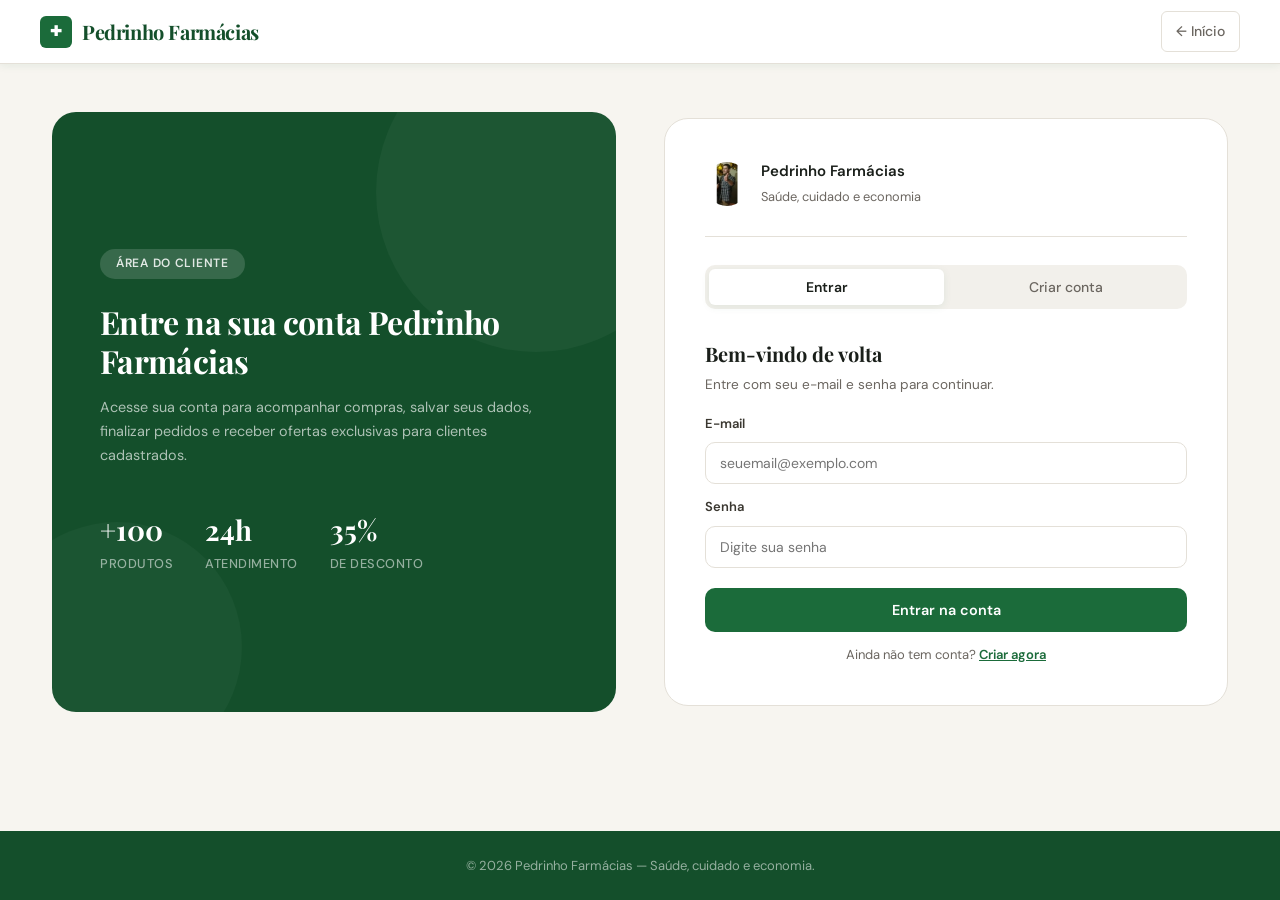
<file: admin.html>
<!DOCTYPE html>
<html lang="pt-BR">
<head>
  <meta charset="UTF-8" />
  <meta name="viewport" content="width=device-width, initial-scale=1.0" />
  <title>Painel Admin | Pedrinho Farmácias</title>
  <link rel="stylesheet" href="style.css" />
</head>

<body>

<header class="topo">
  <div class="logo">
    <a href="index.html"><strong>Pedrinho Farmácias</strong></a>
  </div>
  <nav class="acoes-topo">
    <span class="user-name user-only hidden"></span>
    <a href="index.html" class="botao-voltar">← Início</a>
    <a href="estoque.html" class="botao-voltar admin-only hidden">Estoque</a>
    <button class="botao-sair user-only hidden" type="button" onclick="sairUsuario()">Sair</button>
  </nav>
</header>

<main class="container">

  <section class="admin-hero">
    <div>
      <span>Área administrativa</span>
      <h1>Painel de administração</h1>
      <p>Acompanhe vendas, notas fiscais, ranking de produtos e todos os logs de atividade da loja em tempo real.</p>
    </div>
    <div class="admin-card-info">
      <strong>Acesso restrito</strong>
      <p>Área exclusiva para administradores.</p>
    </div>
  </section>

  <!-- STATS -->
  <div class="admin-stats">
    <div class="stat-card destaque">
      <label>Total em vendas</label>
      <span class="stat-value" id="admin-total-sales">R$ 0,00</span>
      <span class="stat-sub">Valor líquido total</span>
    </div>
    <div class="stat-card">
      <label>Total bruto</label>
      <span class="stat-value" id="admin-gross-sales">R$ 0,00</span>
      <span class="stat-sub">Valor bruto total</span>
    </div>
    <div class="stat-card">
      <label>Notas emitidas</label>
      <span class="stat-value" id="admin-invoice-count">0</span>
      <span class="stat-sub">Notas fiscais geradas</span>
    </div>
    <div class="stat-card">
      <label>Produto mais vendido</label>
      <span class="stat-value" style="font-size:1.1rem; line-height:1.3" id="admin-top-product">—</span>
      <span class="stat-sub" id="admin-top-product-qty">0 unidades vendidas.</span>
    </div>
  </div>

  <!-- RANKING GRÁFICO -->
  <div class="admin-section">
    <div class="admin-section-header">
      <div>
        <h2>Ranking de produtos</h2>
        <p>Produtos mais vendidos por quantidade</p>
      </div>
    </div>
    <div class="admin-section-body">
      <div id="admin-products-chart">
        <p class="admin-empty">Nenhuma venda registrada ainda.</p>
      </div>
    </div>
  </div>

  <!-- NOTAS FISCAIS -->
  <div class="admin-section">
    <div class="admin-section-header">
      <div>
        <h2>Notas fiscais</h2>
        <p>Histórico de todas as vendas realizadas</p>
      </div>
    </div>
    <div class="tabela-wrapper">
      <table class="tabela-admin">
        <thead>
          <tr>
            <th>Nota</th>
            <th>Cliente</th>
            <th>Data</th>
            <th>Total</th>
            <th>Itens</th>
          </tr>
        </thead>
        <tbody id="admin-invoices-table"></tbody>
      </table>
    </div>
  </div>

  <!-- LOGS -->
  <div class="admin-section">
    <div class="admin-section-header">
      <div>
        <h2>Logs do sistema</h2>
        <p>Registro completo de atividades</p>
      </div>
      <div style="display:flex; gap:0.75rem;">
        <button type="button" class="botao-outline" onclick="copiarLogsAdmin()">Copiar logs</button>
        <button type="button" class="botao-danger" onclick="limparDadosAdmin()">Limpar dados</button>
      </div>
    </div>
    <div class="admin-section-body">
      <pre class="logs-pre" id="admin-raw-logs">Nenhum log registrado.</pre>
    </div>
  </div>

  <section class="admin-panel-section">
  <div class="admin-section-title">
    <div>
      <h2>Agendamentos de clientes</h2>
      <p>Lista de serviços agendados pelos clientes.</p>
    </div>

    <button type="button" class="admin-secondary-button" onclick="limparAgendamentosAdmin()">
      Limpar agendamentos
    </button>
  </div>

  <div class="admin-table-wrapper">
    <table class="admin-table">
      <thead>
        <tr>
          <th>Serviço</th>
          <th>Cliente</th>
          <th>Contato</th>
          <th>Data</th>
          <th>Horário</th>
          <th>Status</th>
        </tr>
      </thead>

      <tbody id="admin-appointments-table">
        <tr>
          <td colspan="6">Nenhum agendamento registrado.</td>
        </tr>
      </tbody>
    </table>
  </div>
</section>

</main>

<footer class="rodape">
  <p>© 2026 Pedrinho Farmácias — Saúde, cuidado e economia.</p>
</footer>

<script src="script.js"></script>
</body>
</html>
</file>
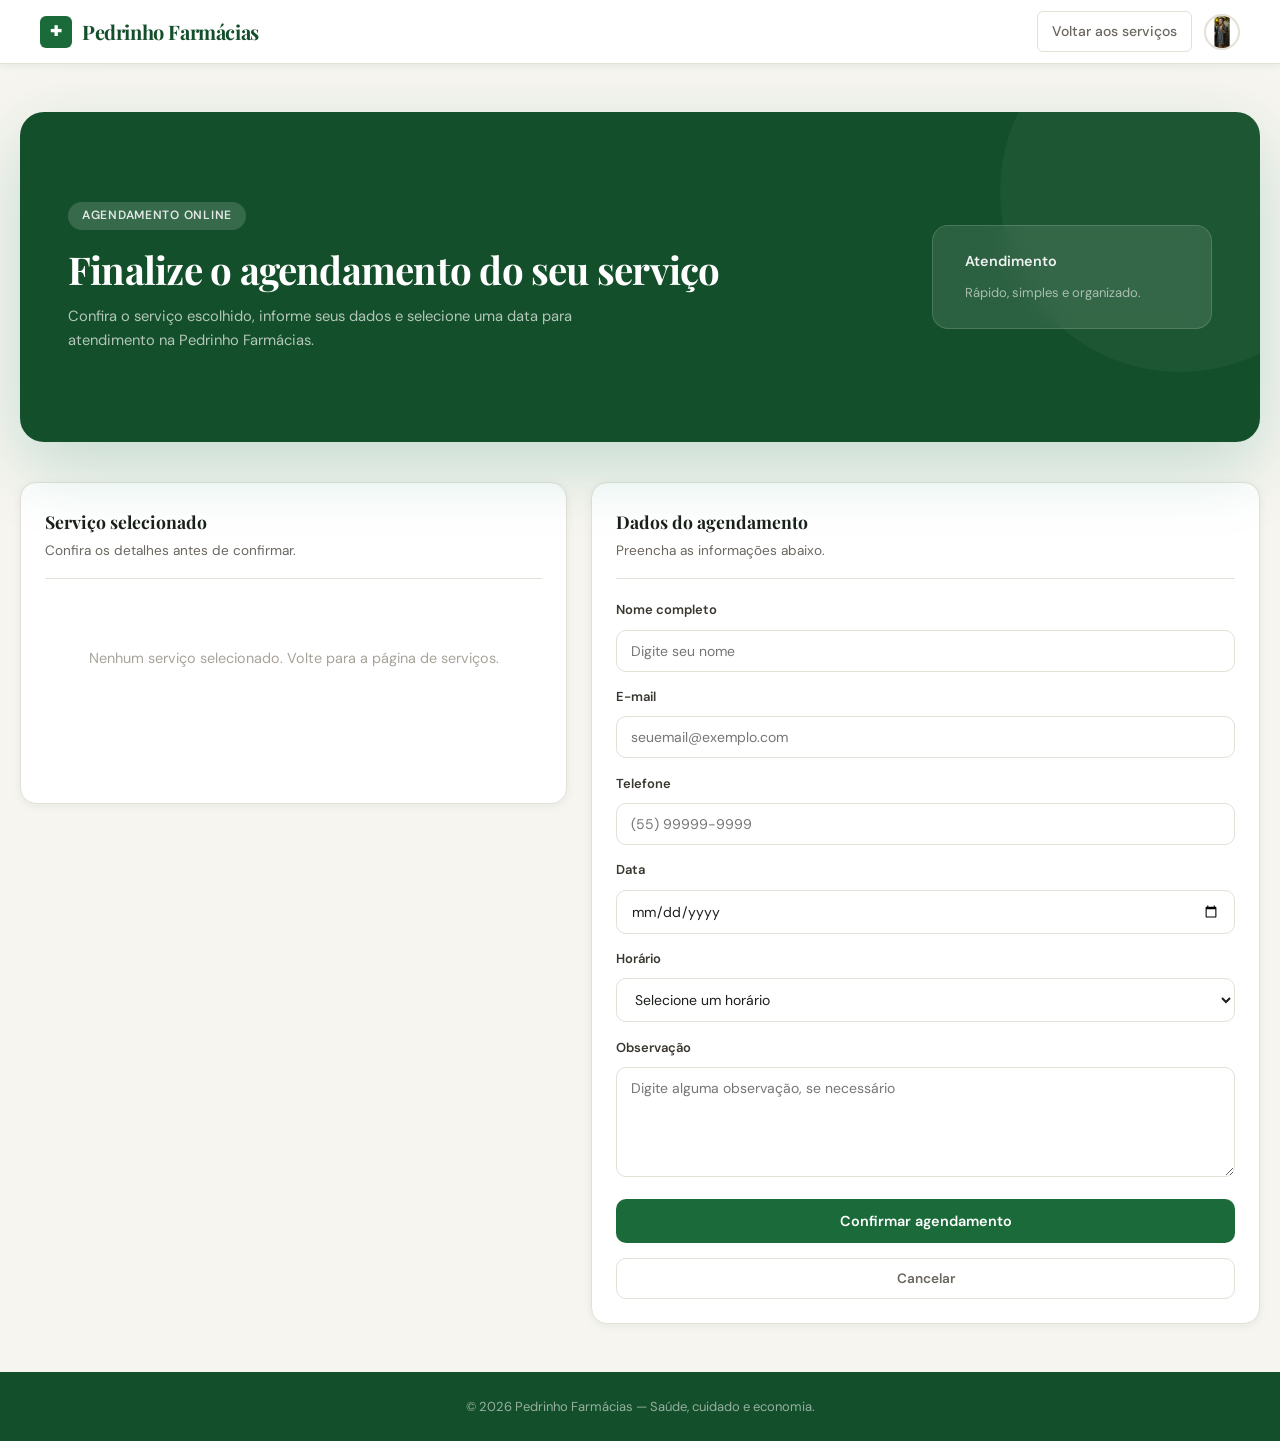
<file: agendamento.html>
<!DOCTYPE html>
<html lang="pt-BR">
<head>
  <meta charset="UTF-8" />
  <meta name="viewport" content="width=device-width, initial-scale=1.0" />

  <title>Agendamento | Pedrinho Farmácias</title>

  <link rel="stylesheet" href="style.css" />
</head>

<body>

<header class="topo">
  <div class="logo">
    <a href="index.html">
      <strong>Pedrinho Farmácias</strong>
    </a>
  </div>

  <nav class="acoes-topo">
    <a href="servicos.html" class="botao-voltar">Voltar aos serviços</a>

    <a href="login.html" class="login-imagem guest-only">
      <img src="icon.jpg" alt="Entrar" />
    </a>

    <span class="user-name user-only hidden"></span>

    <button class="botao-sair user-only hidden" type="button" onclick="sairUsuario()">
      Sair
    </button>
  </nav>
</header>

<main class="container agendamento-page">

  <section class="agendamento-hero">
    <div>
      <span>Agendamento online</span>

      <h1>Finalize o agendamento do seu serviço</h1>

      <p>
        Confira o serviço escolhido, informe seus dados e selecione uma data
        para atendimento na Pedrinho Farmácias.
      </p>
    </div>

    <div class="agendamento-status-card">
      <strong>Atendimento</strong>
      <p>Rápido, simples e organizado.</p>
    </div>
  </section>

  <section class="agendamento-grid">

    <section class="agendamento-card">
      <div class="agendamento-card-title">
        <h2>Serviço selecionado</h2>
        <p>Confira os detalhes antes de confirmar.</p>
      </div>

      <div id="agendamento-servico" class="agendamento-servico">
        <p class="empty-cart">Nenhum serviço selecionado.</p>
      </div>
    </section>

    <section class="agendamento-card">
      <div class="agendamento-card-title">
        <h2>Dados do agendamento</h2>
        <p>Preencha as informações abaixo.</p>
      </div>

      <form id="agendamento-form" class="agendamento-form">

        <label for="agendamento-nome">Nome completo</label>
        <input
          type="text"
          id="agendamento-nome"
          placeholder="Digite seu nome"
          required
        />

        <label for="agendamento-email">E-mail</label>
        <input
          type="email"
          id="agendamento-email"
          placeholder="seuemail@exemplo.com"
          required
        />

        <label for="agendamento-telefone">Telefone</label>
        <input
          type="tel"
          id="agendamento-telefone"
          placeholder="(55) 99999-9999"
          required
        />

        <label for="agendamento-data">Data</label>
        <input
          type="date"
          id="agendamento-data"
          required
        />

        <label for="agendamento-hora">Horário</label>
        <select id="agendamento-hora" required>
          <option value="">Selecione um horário</option>
          <option value="08:00">08:00</option>
          <option value="09:00">09:00</option>
          <option value="10:00">10:00</option>
          <option value="11:00">11:00</option>
          <option value="14:00">14:00</option>
          <option value="15:00">15:00</option>
          <option value="16:00">16:00</option>
          <option value="17:00">17:00</option>
        </select>

        <label for="agendamento-observacao">Observação</label>
        <textarea
          id="agendamento-observacao"
          rows="4"
          placeholder="Digite alguma observação, se necessário"
        ></textarea>

        <button type="submit" class="payment-confirm">
          Confirmar agendamento
        </button>

        <button type="button" class="clear-cart-button" onclick="cancelarAgendamento()">
          Cancelar
        </button>

      </form>
    </section>

  </section>

</main>

<footer class="rodape">
  <p>© 2026 Pedrinho Farmácias — Saúde, cuidado e economia.</p>
</footer>

<script src="script.js"></script>

</body>
</html>
</file>
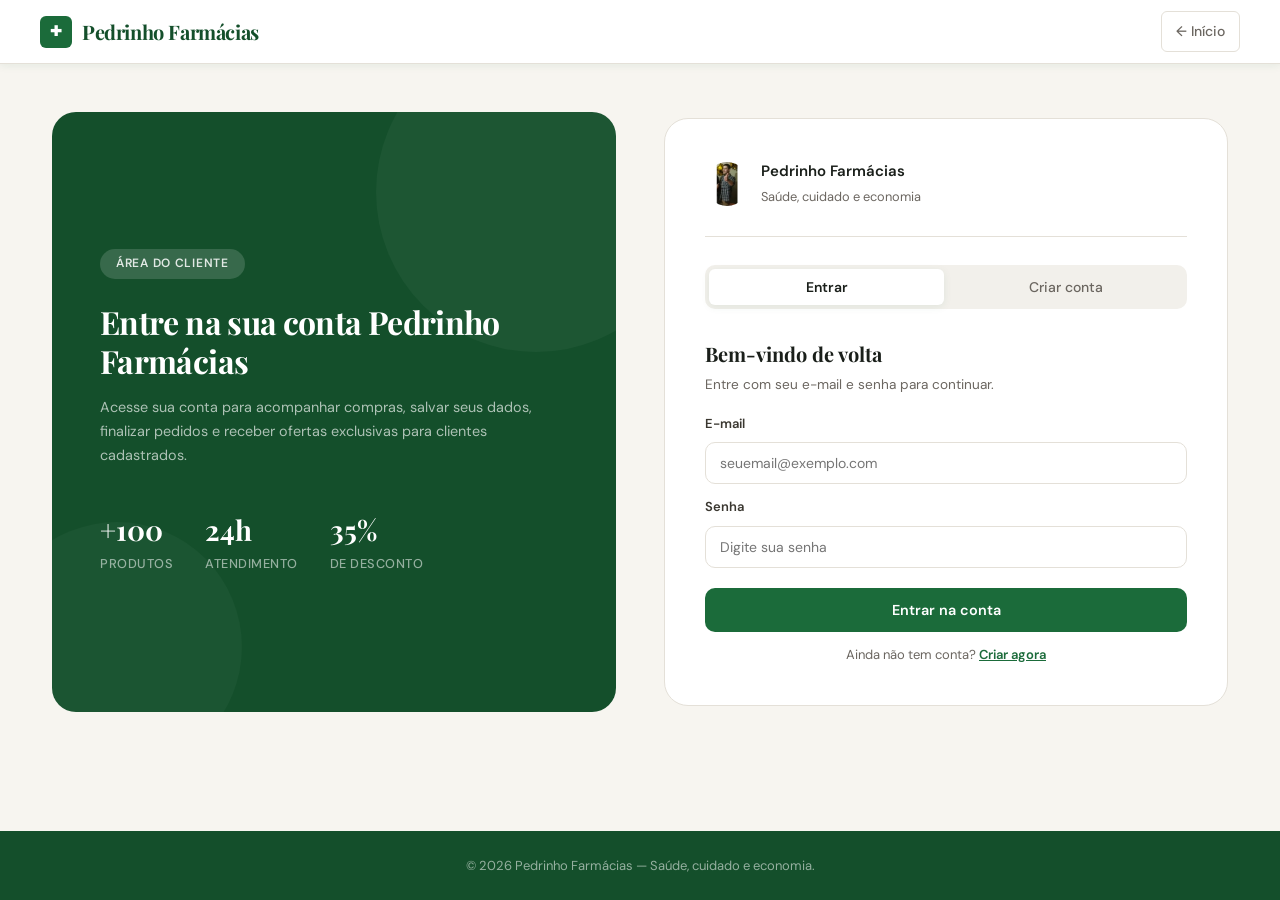
<file: estoque.html>
<!DOCTYPE html>
<html lang="pt-BR">
<head>
  <meta charset="UTF-8" />
  <meta name="viewport" content="width=device-width, initial-scale=1.0" />
  <title>Controle de Estoque | Pedrinho Farmácias</title>
  <link rel="stylesheet" href="style.css" />
</head>

<body>

<header class="topo">
  <div class="logo">
    <a href="index.html"><strong>Pedrinho Farmácias</strong></a>
  </div>
  <nav class="acoes-topo">
    <span class="user-name user-only hidden"></span>
    <a href="index.html" class="botao-voltar">← Início</a>
    <a href="admin.html" class="botao-voltar admin-only hidden">Painel Admin</a>
    <button class="botao-sair user-only hidden" type="button" onclick="sairUsuario()">Sair</button>
    <a href="login.html" class="login-imagem guest-only">
      <img src="https://images.unsplash.com/photo-1494790108377-be9c29b29330?auto=format&fit=crop&w=200&q=80" alt="Login" />
    </a>
  </nav>
</header>

<main class="container estoque-page">

  <section class="estoque-hero">
    <div>
      <span>Área administrativa</span>
      <h1>Controle de estoque</h1>
      <p>Gerencie a quantidade disponível de medicamentos, perfumaria e serviços da Pedrinho Farmácias de forma prática e segura.</p>
    </div>
    <div class="estoque-card-info">
      <strong>Acesso restrito</strong>
      <p>Essa página é acessível apenas por administradores autenticados.</p>
    </div>
  </section>

  <section class="aviso">
    <strong>Atenção:</strong> somente administradores podem visualizar e alterar o estoque da loja.
  </section>

  <section class="painel-estoque">
    <div class="estoque-topo">
      <div>
        <h2>Produtos cadastrados</h2>
        <p>Atualize, visualize e acompanhe o status dos itens em estoque.</p>
      </div>
      <button type="button" class="botao-restaurar" onclick="restaurarEstoquePadrao()">
        ↺ Restaurar padrão
      </button>
    </div>

    <div class="stock-table-wrapper">
      <table class="stock-table">
        <thead>
          <tr>
            <th>Produto</th>
            <th>Categoria</th>
            <th>Quantidade</th>
            <th>Status</th>
            <th>Ação</th>
          </tr>
        </thead>
        <tbody id="stock-table-body"></tbody>
      </table>
    </div>
  </section>

</main>

<footer class="rodape">
  <p>© 2026 Pedrinho Farmácias — Saúde, cuidado e economia.</p>
</footer>

<script src="script.js"></script>
</body>
</html>
</file>
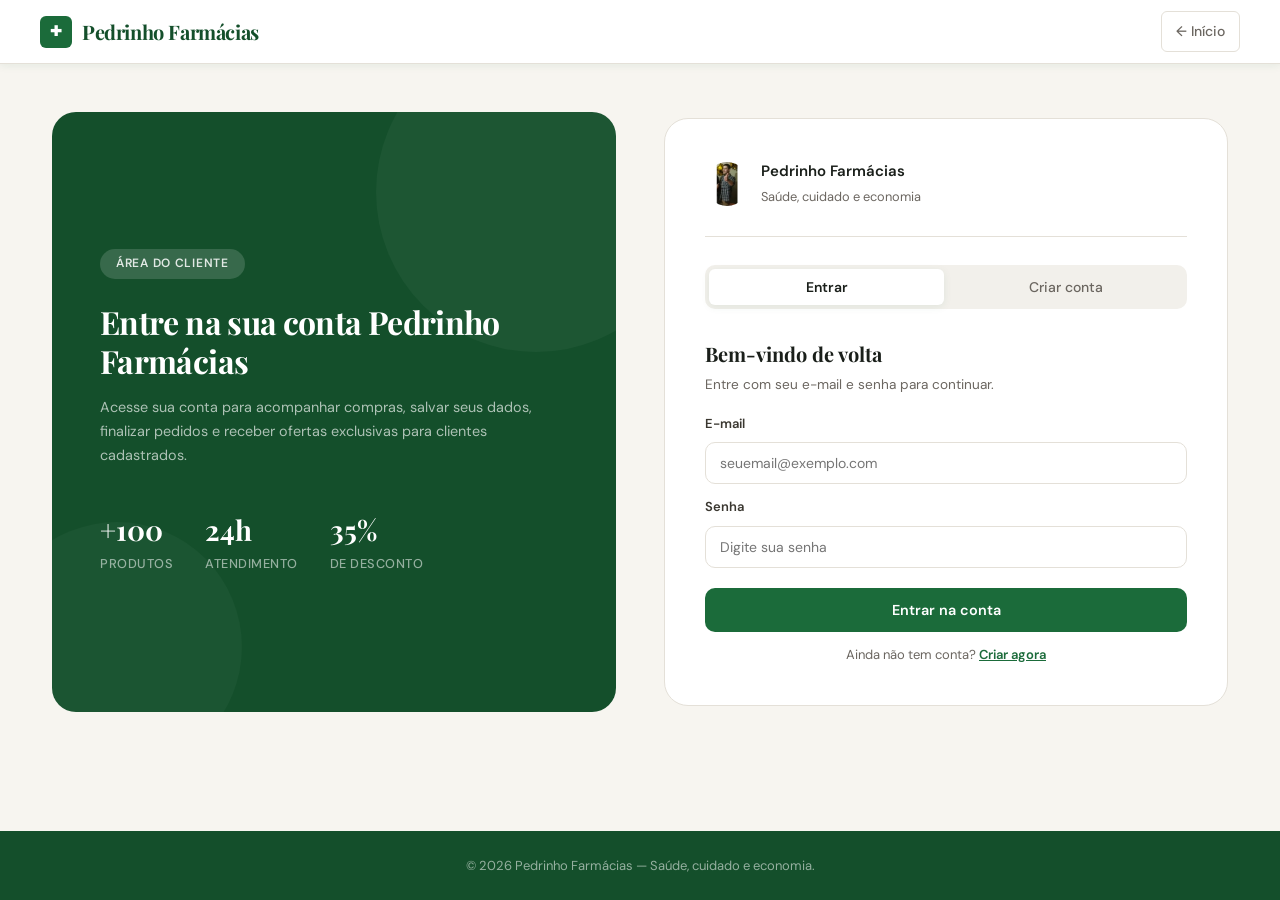
<file: login.html>
<!DOCTYPE html>
<html lang="pt-BR">
<head>
  <meta charset="UTF-8" />
  <meta name="viewport" content="width=device-width, initial-scale=1.0" />
  <title>Login | Pedrinho Farmácias</title>
  <link rel="stylesheet" href="style.css" />
</head>

<body>

<header class="topo">
  <div class="logo">
    <a href="index.html"><strong>Pedrinho Farmácias</strong></a>
  </div>
  <nav class="acoes-topo">
    <a href="index.html" class="botao-voltar">← Início</a>
  </nav>
</header>

<main class="container login-page">
  <section class="login-wrapper">

    <aside class="login-hero">
      <div class="login-hero-content">
        <span class="login-pill">Área do cliente</span>
        <h1>Entre na sua conta Pedrinho Farmácias</h1>
        <p>Acesse sua conta para acompanhar compras, salvar seus dados, finalizar pedidos e receber ofertas exclusivas para clientes cadastrados.</p>
        <div class="login-stats">
          <div>
            <strong>+100</strong>
            <span>produtos</span>
          </div>
          <div>
            <strong>24h</strong>
            <span>atendimento</span>
          </div>
          <div>
            <strong>35%</strong>
            <span>de desconto</span>
          </div>
        </div>
      </div>
    </aside>

    <section class="login-card">

      <div class="login-brand">
        <img src="icon.jpg" alt="Perfil do usuário" />
        <div>
          <strong>Pedrinho Farmácias</strong>
          <span>Saúde, cuidado e economia</span>
        </div>
      </div>

      <div class="login-tabs">
        <button type="button" class="tab-button active" onclick="mostrarLogin()">Entrar</button>
        <button type="button" class="tab-button" onclick="mostrarCadastro()">Criar conta</button>
      </div>

      <!-- FORM LOGIN -->
      <form id="login-form" class="login-form">
        <div class="form-title">
          <h2>Bem-vindo de volta</h2>
          <p>Entre com seu e-mail e senha para continuar.</p>
        </div>

        <label for="login-email">E-mail</label>
        <div class="input-group">
          <input type="email" id="login-email" placeholder="seuemail@exemplo.com" required />
        </div>

        <label for="login-password">Senha</label>
        <div class="input-group">
          <input type="password" id="login-password" placeholder="Digite sua senha" required />
        </div>

        <button type="submit" class="login-button">Entrar na conta</button>

        <p class="login-switch">
          Ainda não tem conta?
          <button type="button" onclick="mostrarCadastro()">Criar agora</button>
        </p>
      </form>

      <!-- FORM CADASTRO -->
      <form id="register-form" class="login-form hidden">
        <div class="form-title">
          <h2>Crie sua conta</h2>
          <p>Cadastre-se para uma experiência mais completa.</p>
        </div>

        <label for="register-name">Nome completo</label>
        <div class="input-group">
          <input type="text" id="register-name" placeholder="Digite seu nome" required />
        </div>

        <label for="register-email">E-mail</label>
        <div class="input-group">
          <input type="email" id="register-email" placeholder="seuemail@exemplo.com" required />
        </div>

        <label for="register-password">Senha</label>
        <div class="input-group">
          <input type="password" id="register-password" placeholder="Crie uma senha (mín. 4 caracteres)" minlength="4" required />
        </div>

        <button type="submit" class="login-button">Criar minha conta</button>

        <p class="login-switch">
          Já tem conta?
          <button type="button" onclick="mostrarLogin()">Fazer login</button>
        </p>
      </form>

      <!-- PAINEL USUÁRIO -->
      <div id="user-panel" class="user-panel hidden">
        <img src="icon.jpg" alt="Usuário logado" />
        <h2>Login realizado!</h2>
        <p id="user-message"></p>
        <div class="user-actions">
          <a href="index.html" class="login-button">Ir para a loja</a>
          <button type="button" class="logout-button" onclick="sairUsuario()">Sair da conta</button>
        </div>
      </div>

    </section>
  </section>
</main>

<footer class="rodape">
  <p>© 2026 Pedrinho Farmácias — Saúde, cuidado e economia.</p>
</footer>

<script src="script.js"></script>
</body>
</html>
</file>
<file: style.css>
/* =====================================================
   PEDRINHO FARMÁCIAS — DESIGN SYSTEM
   Aesthetic: Refined institutional pharmacy
   Font: Playfair Display + DM Sans
   Palette: Forest green + warm cream + rich slate
===================================================== */

@import url('https://fonts.googleapis.com/css2?family=Playfair+Display:wght@500;600;700&family=DM+Sans:wght@300;400;500;600&display=swap');

/* ===================== RESET ===================== */
*, *::before, *::after { box-sizing: border-box; margin: 0; padding: 0; }

html { scroll-behavior: smooth; }

body {
  font-family: 'DM Sans', sans-serif;
  font-size: 15px;
  line-height: 1.65;
  background: #F7F5F0;
  color: #1A1F1A;
  min-height: 100vh;
  display: flex;
  flex-direction: column;
}

img { display: block; max-width: 100%; }
a { text-decoration: none; color: inherit; }
button { cursor: pointer; font-family: inherit; border: none; background: none; }
ul, ol { list-style: none; }

/* ===================== VARIÁVEIS ===================== */
:root {
  --verde: #1B6B3A;
  --verde-escuro: #144F2B;
  --verde-claro: #E8F4ED;
  --verde-medio: #2D8A4F;
  --creme: #F7F5F0;
  --creme-escuro: #EDE9E1;
  --branco: #FFFFFF;
  --cinza-1: #F2F0EB;
  --cinza-2: #E4E0D8;
  --cinza-3: #A8A39A;
  --cinza-4: #6B6660;
  --cinza-5: #3A3730;
  --preto: #1A1F1A;
  --laranja: #C85D1E;
  --laranja-claro: #FDF0E8;
  --radius-sm: 6px;
  --radius-md: 10px;
  --radius-lg: 16px;
  --radius-xl: 24px;
  --sombra-sm: 0 2px 8px rgba(27,107,58,0.08);
  --sombra-md: 0 4px 20px rgba(27,107,58,0.12);
  --sombra-lg: 0 8px 40px rgba(27,107,58,0.16);
  --transicao: 0.22s ease;
}

/* ===================== TOPO / HEADER ===================== */
.topo {
  position: sticky;
  top: 0;
  z-index: 100;
  background: var(--branco);
  border-bottom: 1px solid var(--cinza-2);
  padding: 0 2.5rem;
  height: 64px;
  display: flex;
  align-items: center;
  justify-content: space-between;
  box-shadow: var(--sombra-sm);
}

.logo a {
  display: flex;
  align-items: center;
  gap: 10px;
  font-family: 'Playfair Display', serif;
  font-size: 1.25rem;
  font-weight: 700;
  color: var(--verde-escuro);
  letter-spacing: -0.02em;
}

.logo a::before {
  content: '✚';
  display: inline-flex;
  align-items: center;
  justify-content: center;
  width: 32px;
  height: 32px;
  background: var(--verde);
  color: var(--branco);
  border-radius: var(--radius-sm);
  font-size: 0.9rem;
  font-family: sans-serif;
  flex-shrink: 0;
}

.acoes-topo {
  display: flex;
  align-items: center;
  gap: 12px;
}

.botao-carrinho {
  display: flex;
  align-items: center;
  gap: 8px;
  background: var(--verde);
  color: var(--branco);
  padding: 8px 18px;
  border-radius: var(--radius-md);
  font-size: 0.875rem;
  font-weight: 500;
  transition: background var(--transicao), transform var(--transicao);
  position: relative;
}

.botao-carrinho:hover {
  background: var(--verde-escuro);
  transform: translateY(-1px);
}

.botao-carrinho #cart-count {
  background: var(--laranja);
  color: #fff;
  border-radius: 50%;
  width: 20px;
  height: 20px;
  display: inline-flex;
  align-items: center;
  justify-content: center;
  font-size: 0.75rem;
  font-weight: 600;
}

.login-imagem img {
  width: 36px;
  height: 36px;
  border-radius: 50%;
  object-fit: cover;
  border: 2px solid var(--cinza-2);
  transition: border-color var(--transicao);
}

.login-imagem img:hover {
  border-color: var(--verde);
}

.botao-voltar {
  font-size: 0.875rem;
  font-weight: 500;
  color: var(--cinza-4);
  padding: 8px 14px;
  border-radius: var(--radius-sm);
  border: 1px solid var(--cinza-2);
  transition: all var(--transicao);
}

.botao-voltar:hover {
  background: var(--cinza-1);
  color: var(--preto);
  border-color: var(--cinza-3);
}

.botao-sair {
  font-size: 0.875rem;
  font-weight: 500;
  color: var(--laranja);
  padding: 8px 14px;
  border-radius: var(--radius-sm);
  border: 1px solid rgba(200,93,30,0.3);
  transition: all var(--transicao);
}

.botao-sair:hover {
  background: var(--laranja-claro);
}

/* ===================== LAYOUT ===================== */
.container {
  flex: 1;
  max-width: 1240px;
  margin: 0 auto;
  padding: 2.5rem 2rem;
  width: 100%;
}

/* ===================== CARROSSEL ===================== */
.carrossel {
  position: relative;
  border-radius: var(--radius-xl);
  overflow: hidden;
  background: var(--verde-escuro);
  min-height: 420px;
  margin-bottom: 3rem;
}

.slide {
  display: none;
  min-height: 420px;
  align-items: center;
  padding: 4rem 3.5rem;
  gap: 3rem;
}

.slide.active { display: flex; }

.conteudo-slide {
  flex: 1;
  min-width: 0;
}

.conteudo-slide > span {
  display: inline-block;
  background: rgba(255,255,255,0.15);
  color: rgba(255,255,255,0.85);
  padding: 4px 14px;
  border-radius: 50px;
  font-size: 0.8rem;
  font-weight: 500;
  letter-spacing: 0.04em;
  text-transform: uppercase;
  margin-bottom: 1.25rem;
}

.conteudo-slide h1 {
  font-family: 'Playfair Display', serif;
  font-size: clamp(1.75rem, 3vw, 2.5rem);
  font-weight: 700;
  color: var(--branco);
  line-height: 1.2;
  margin-bottom: 1rem;
  letter-spacing: -0.02em;
}

.conteudo-slide p {
  color: rgba(255,255,255,0.7);
  font-size: 0.9375rem;
  line-height: 1.65;
  margin-bottom: 2rem;
  max-width: 480px;
}

.botoes-slide {
  display: flex;
  gap: 12px;
  flex-wrap: wrap;
}

.btn-principal {
  display: inline-flex;
  align-items: center;
  background: var(--branco);
  color: var(--verde-escuro);
  padding: 12px 24px;
  border-radius: var(--radius-md);
  font-weight: 600;
  font-size: 0.875rem;
  transition: all var(--transicao);
}

.btn-principal:hover {
  background: var(--creme);
  transform: translateY(-2px);
  box-shadow: var(--sombra-md);
}

.btn-secundario {
  display: inline-flex;
  align-items: center;
  background: transparent;
  color: rgba(255,255,255,0.85);
  padding: 12px 24px;
  border-radius: var(--radius-md);
  font-weight: 500;
  font-size: 0.875rem;
  border: 1.5px solid rgba(255,255,255,0.35);
  transition: all var(--transicao);
}

.btn-secundario:hover {
  border-color: rgba(255,255,255,0.7);
  color: #fff;
}

.imagem-slide {
  flex: 0 0 380px;
  border-radius: var(--radius-lg);
  overflow: hidden;
  height: 280px;
}

.imagem-slide img {
  width: 100%;
  height: 100%;
  object-fit: cover;
  opacity: 0.9;
}

.bolinhas {
  position: absolute;
  bottom: 1.5rem;
  left: 50%;
  transform: translateX(-50%);
  display: flex;
  gap: 8px;
  z-index: 10;
}

.bolinhas span, .dot {
  width: 8px;
  height: 8px;
  border-radius: 50%;
  background: rgba(255,255,255,0.4);
  cursor: pointer;
  transition: all var(--transicao);
}

.bolinhas span.active, .dot.active {
  background: var(--branco);
  width: 24px;
  border-radius: 50px;
}

/* ===================== SEÇÃO TÍTULO ===================== */
.titulo-secao {
  text-align: center;
  margin-bottom: 2rem;
}

.titulo-secao h2 {
  font-family: 'Playfair Display', serif;
  font-size: clamp(1.5rem, 2.5vw, 2rem);
  font-weight: 700;
  color: var(--preto);
  letter-spacing: -0.02em;
  margin-bottom: 0.5rem;
}

.titulo-secao p {
  color: var(--cinza-4);
  font-size: 0.9375rem;
}

/* ===================== CARDS CATEGORIAS ===================== */
.cards-categorias {
  display: grid;
  grid-template-columns: repeat(auto-fit, minmax(220px, 1fr));
  gap: 1.25rem;
  margin-bottom: 2.5rem;
}

.card-categoria {
  background: var(--branco);
  border-radius: var(--radius-lg);
  overflow: hidden;
  border: 1px solid var(--cinza-2);
  transition: all var(--transicao);
  display: block;
}

.card-categoria:hover {
  transform: translateY(-4px);
  box-shadow: var(--sombra-md);
  border-color: var(--verde-claro);
}

.card-categoria img {
  width: 100%;
  height: 160px;
  object-fit: cover;
}

.card-categoria > div {
  padding: 1.25rem;
}

.card-categoria h3 {
  font-family: 'Playfair Display', serif;
  font-size: 1.05rem;
  font-weight: 600;
  color: var(--preto);
  margin-bottom: 0.35rem;
}

.card-categoria p {
  font-size: 0.85rem;
  color: var(--cinza-4);
  line-height: 1.5;
}

/* ===================== AVISO ===================== */
.aviso {
  background: var(--verde-claro);
  border: 1px solid rgba(27,107,58,0.2);
  border-left: 4px solid var(--verde);
  border-radius: var(--radius-md);
  padding: 1rem 1.5rem;
  color: var(--verde-escuro);
  font-size: 0.875rem;
  margin-bottom: 2.5rem;
}

.aviso strong { font-weight: 600; }

/* ===================== FERRAMENTAS ===================== */
.ferramentas-produtos {
  display: flex;
  align-items: center;
  gap: 1rem;
  margin-bottom: 1.75rem;
  flex-wrap: wrap;
}

#product-search {
  flex: 1;
  min-width: 220px;
  padding: 10px 16px;
  border: 1.5px solid var(--cinza-2);
  border-radius: var(--radius-md);
  font-family: inherit;
  font-size: 0.875rem;
  color: var(--preto);
  background: var(--branco);
  transition: border-color var(--transicao);
  outline: none;
}

#product-search:focus {
  border-color: var(--verde);
  box-shadow: 0 0 0 3px rgba(27,107,58,0.1);
}

.filtros {
  display: flex;
  gap: 8px;
  flex-wrap: wrap;
}

.filter-btn {
  padding: 8px 16px;
  border-radius: 50px;
  border: 1.5px solid var(--cinza-2);
  font-size: 0.8125rem;
  font-weight: 500;
  color: var(--cinza-4);
  background: var(--branco);
  transition: all var(--transicao);
}

.filter-btn:hover {
  border-color: var(--verde);
  color: var(--verde);
}

.filter-btn.active {
  background: var(--verde);
  color: var(--branco);
  border-color: var(--verde);
}

/* ===================== GRADE DE PRODUTOS ===================== */
.grade-produtos {
  display: grid;
  grid-template-columns: repeat(auto-fill, minmax(260px, 1fr));
  gap: 1.5rem;
}

.produto-card {
  background: var(--branco);
  border-radius: var(--radius-lg);
  overflow: hidden;
  border: 1px solid var(--cinza-2);
  transition: all var(--transicao);
  display: flex;
  flex-direction: column;
}

.produto-card:hover {
  transform: translateY(-4px);
  box-shadow: var(--sombra-md);
  border-color: var(--cinza-3);
}

.produto-card > img {
  width: 100%;
  height: 200px;
  object-fit: cover;
}

.produto-body {
  padding: 1.25rem;
  flex: 1;
  display: flex;
  flex-direction: column;
  gap: 0.5rem;
}

.produto-tag {
  display: inline-block;
  background: var(--verde-claro);
  color: var(--verde-escuro);
  font-size: 0.75rem;
  font-weight: 600;
  padding: 3px 10px;
  border-radius: 50px;
  text-transform: uppercase;
  letter-spacing: 0.04em;
}

.produto-body h3 {
  font-family: 'Playfair Display', serif;
  font-size: 1rem;
  font-weight: 600;
  color: var(--preto);
  line-height: 1.3;
}

.produto-body p {
  font-size: 0.85rem;
  color: var(--cinza-4);
  line-height: 1.55;
  flex: 1;
}

.produto-meta {
  display: flex;
  align-items: center;
  justify-content: space-between;
  margin-top: 0.75rem;
  gap: 0.75rem;
}

.preco {
  display: flex;
  flex-direction: column;
  line-height: 1.2;
}

.preco small {
  font-size: 0.75rem;
  color: var(--cinza-3);
  text-decoration: line-through;
}

.preco {
  font-size: 1.05rem;
  font-weight: 600;
  color: var(--preto);
}

.botao-comprar {
  background: var(--verde);
  color: var(--branco);
  padding: 9px 18px;
  border-radius: var(--radius-md);
  font-size: 0.8125rem;
  font-weight: 600;
  transition: all var(--transicao);
  white-space: nowrap;
  border: none;
}

.botao-comprar:hover:not(:disabled) {
  background: var(--verde-escuro);
  transform: translateY(-1px);
}

.botao-comprar:disabled,
.botao-comprar.disabled-button {
  background: var(--cinza-2);
  color: var(--cinza-3);
  cursor: not-allowed;
  transform: none;
}

/* ===================== STOCK BADGES ===================== */
.stock-badge {
  font-size: 0.75rem;
  font-weight: 500;
  padding: 4px 10px;
  border-radius: 50px;
  margin-top: 0.5rem;
  display: inline-block;
}

.stock-available { background: var(--verde-claro); color: var(--verde-escuro); }
.stock-low { background: #FEF3C7; color: #92400E; }
.stock-empty { background: #FEE2E2; color: #991B1B; }

/* ===================== CARRINHO LATERAL ===================== */
.cart-sidebar {
  position: fixed;
  top: 0;
  right: -440px;
  width: 420px;
  max-width: 95vw;
  height: 100vh;
  background: var(--branco);
  z-index: 1000;
  display: flex;
  flex-direction: column;
  border-left: 1px solid var(--cinza-2);
  transition: right 0.35s cubic-bezier(0.4, 0, 0.2, 1);
  box-shadow: var(--sombra-lg);
}

.cart-sidebar.active { right: 0; }

.cart-overlay {
  position: fixed;
  inset: 0;
  background: rgba(26,31,26,0.45);
  z-index: 999;
  opacity: 0;
  pointer-events: none;
  transition: opacity var(--transicao);
  backdrop-filter: blur(2px);
}

.cart-overlay.active {
  opacity: 1;
  pointer-events: all;
}

.cart-header {
  padding: 1.5rem;
  border-bottom: 1px solid var(--cinza-2);
  display: flex;
  align-items: flex-start;
  justify-content: space-between;
  gap: 1rem;
}

.cart-header h2 {
  font-family: 'Playfair Display', serif;
  font-size: 1.1rem;
  font-weight: 700;
  color: var(--preto);
}

.cart-header p {
  font-size: 0.8125rem;
  color: var(--cinza-4);
  margin-top: 2px;
}

.cart-close {
  font-size: 1.5rem;
  color: var(--cinza-3);
  line-height: 1;
  width: 36px;
  height: 36px;
  display: flex;
  align-items: center;
  justify-content: center;
  border-radius: var(--radius-sm);
  flex-shrink: 0;
  transition: all var(--transicao);
}

.cart-close:hover {
  background: var(--cinza-1);
  color: var(--preto);
}

.cart-items {
  flex: 1;
  overflow-y: auto;
  padding: 1.25rem;
  display: flex;
  flex-direction: column;
  gap: 1rem;
}

.empty-cart {
  text-align: center;
  color: var(--cinza-3);
  font-size: 0.9rem;
  padding: 3rem 0;
}

.cart-item {
  display: flex;
  gap: 1rem;
  padding: 1rem;
  background: var(--cinza-1);
  border-radius: var(--radius-md);
  border: 1px solid var(--cinza-2);
}

.cart-item img {
  width: 72px;
  height: 72px;
  object-fit: cover;
  border-radius: var(--radius-sm);
  flex-shrink: 0;
}

.cart-item-content {
  flex: 1;
  min-width: 0;
  display: flex;
  flex-direction: column;
  gap: 0.5rem;
}

.cart-item-info {
  display: flex;
  flex-direction: column;
  gap: 2px;
}

.cart-item-info strong {
  font-size: 0.875rem;
  font-weight: 600;
  color: var(--preto);
  white-space: nowrap;
  overflow: hidden;
  text-overflow: ellipsis;
}

.cart-item-info span {
  font-size: 0.875rem;
  font-weight: 600;
  color: var(--verde);
}

.cart-stock-info {
  font-size: 0.7rem;
  color: var(--cinza-3);
}

.cart-item-actions {
  display: flex;
  align-items: center;
  gap: 8px;
}

.cart-item-actions button {
  width: 28px;
  height: 28px;
  display: flex;
  align-items: center;
  justify-content: center;
  background: var(--branco);
  border: 1.5px solid var(--cinza-2);
  border-radius: var(--radius-sm);
  font-size: 1rem;
  color: var(--preto);
  transition: all var(--transicao);
}

.cart-item-actions button:hover {
  border-color: var(--verde);
  color: var(--verde);
}

.cart-item-actions span {
  font-size: 0.875rem;
  font-weight: 600;
  min-width: 24px;
  text-align: center;
}

.remove-item {
  font-size: 0.75rem;
  color: var(--cinza-3);
  text-decoration: underline;
  transition: color var(--transicao);
  text-align: left;
}

.remove-item:hover { color: #DC2626; }

.cart-footer {
  padding: 1.5rem;
  border-top: 1px solid var(--cinza-2);
  display: flex;
  flex-direction: column;
  gap: 0.75rem;
}

.cart-total {
  display: flex;
  justify-content: space-between;
  align-items: center;
  padding: 0.75rem 0;
  border-bottom: 1px solid var(--cinza-2);
  margin-bottom: 0.25rem;
}

.cart-total span {
  font-size: 0.875rem;
  color: var(--cinza-4);
  font-weight: 500;
}

.cart-total strong {
  font-family: 'Playfair Display', serif;
  font-size: 1.25rem;
  font-weight: 700;
  color: var(--preto);
}

.checkout-button {
  background: var(--verde);
  color: var(--branco);
  padding: 13px;
  border-radius: var(--radius-md);
  font-size: 0.9rem;
  font-weight: 600;
  text-align: center;
  transition: all var(--transicao);
  width: 100%;
}

.checkout-button:hover {
  background: var(--verde-escuro);
  transform: translateY(-1px);
}

.clear-cart-button {
  background: transparent;
  color: var(--cinza-4);
  padding: 10px;
  border-radius: var(--radius-md);
  font-size: 0.8125rem;
  font-weight: 500;
  text-align: center;
  border: 1.5px solid var(--cinza-2);
  width: 100%;
  transition: all var(--transicao);
}

.clear-cart-button:hover {
  border-color: #DC2626;
  color: #DC2626;
}

/* ===================== MODAL PAGAMENTO ===================== */
.payment-modal {
  position: fixed;
  inset: 0;
  z-index: 2000;
  background: rgba(26,31,26,0.6);
  display: flex;
  align-items: center;
  justify-content: center;
  padding: 1rem;
  opacity: 0;
  pointer-events: none;
  transition: opacity var(--transicao);
  backdrop-filter: blur(4px);
}

.payment-modal.active {
  opacity: 1;
  pointer-events: all;
}

.payment-box {
  background: var(--branco);
  border-radius: var(--radius-xl);
  padding: 2.5rem;
  max-width: 440px;
  width: 100%;
  text-align: center;
  position: relative;
  box-shadow: var(--sombra-lg);
  animation: slideUp 0.3s ease;
}

@keyframes slideUp {
  from { transform: translateY(20px); opacity: 0; }
  to { transform: translateY(0); opacity: 1; }
}

.payment-close {
  position: absolute;
  top: 1rem;
  right: 1rem;
  font-size: 1.25rem;
  color: var(--cinza-3);
  width: 32px;
  height: 32px;
  display: flex;
  align-items: center;
  justify-content: center;
  border-radius: var(--radius-sm);
  transition: all var(--transicao);
}

.payment-close:hover {
  background: var(--cinza-1);
  color: var(--preto);
}

.payment-box h2 {
  font-family: 'Playfair Display', serif;
  font-size: 1.35rem;
  font-weight: 700;
  color: var(--preto);
  margin-bottom: 0.5rem;
}

.payment-box > p {
  color: var(--cinza-4);
  font-size: 0.875rem;
  margin-bottom: 1.5rem;
}

.payment-qrcode {
  display: flex;
  justify-content: center;
  margin: 1.5rem 0;
  padding: 1.25rem;
  background: var(--cinza-1);
  border-radius: var(--radius-lg);
  border: 1px solid var(--cinza-2);
}

.payment-info {
  display: flex;
  flex-direction: column;
  align-items: center;
  gap: 4px;
  margin-bottom: 1.5rem;
}

.payment-info strong {
  font-family: 'Playfair Display', serif;
  font-size: 1.75rem;
  font-weight: 700;
  color: var(--verde);
}

.payment-info span {
  font-size: 0.8rem;
  color: var(--cinza-3);
  text-transform: uppercase;
  letter-spacing: 0.06em;
  font-weight: 500;
}

.payment-confirm {
  background: var(--verde);
  color: var(--branco);
  padding: 13px 32px;
  border-radius: var(--radius-md);
  font-size: 0.9375rem;
  font-weight: 600;
  width: 100%;
  transition: all var(--transicao);
}

.payment-confirm:hover {
  background: var(--verde-escuro);
  transform: translateY(-1px);
}

/* ===================== LOGIN PAGE ===================== */
.login-page {
  padding-top: 3rem;
  padding-bottom: 3rem;
}

.login-wrapper {
  display: grid;
  grid-template-columns: 1fr 1fr;
  gap: 3rem;
  align-items: center;
  min-height: 600px;
}

.login-hero {
  background: var(--verde-escuro);
  border-radius: var(--radius-xl);
  padding: 3rem;
  height: 100%;
  display: flex;
  flex-direction: column;
  justify-content: center;
  position: relative;
  overflow: hidden;
}

.login-hero::before {
  content: '';
  position: absolute;
  top: -80px;
  right: -80px;
  width: 320px;
  height: 320px;
  border-radius: 50%;
  background: rgba(255,255,255,0.04);
}

.login-hero::after {
  content: '';
  position: absolute;
  bottom: -60px;
  left: -60px;
  width: 250px;
  height: 250px;
  border-radius: 50%;
  background: rgba(255,255,255,0.03);
}

.login-hero-content { position: relative; z-index: 1; }

.login-pill {
  display: inline-block;
  background: rgba(255,255,255,0.15);
  color: rgba(255,255,255,0.85);
  padding: 5px 16px;
  border-radius: 50px;
  font-size: 0.75rem;
  font-weight: 600;
  text-transform: uppercase;
  letter-spacing: 0.06em;
  margin-bottom: 1.5rem;
}

.login-hero-content h1 {
  font-family: 'Playfair Display', serif;
  font-size: clamp(1.5rem, 2.5vw, 2.1rem);
  font-weight: 700;
  color: var(--branco);
  line-height: 1.2;
  margin-bottom: 1rem;
  letter-spacing: -0.02em;
}

.login-hero-content p {
  color: rgba(255,255,255,0.65);
  font-size: 0.9rem;
  line-height: 1.65;
  margin-bottom: 2.5rem;
}

.login-stats {
  display: flex;
  gap: 2rem;
}

.login-stats div {
  display: flex;
  flex-direction: column;
}

.login-stats strong {
  font-family: 'Playfair Display', serif;
  font-size: 1.75rem;
  font-weight: 700;
  color: var(--branco);
}

.login-stats span {
  font-size: 0.8rem;
  color: rgba(255,255,255,0.55);
  font-weight: 500;
  text-transform: uppercase;
  letter-spacing: 0.04em;
}

.login-card {
  background: var(--branco);
  border-radius: var(--radius-xl);
  padding: 2.5rem;
  border: 1px solid var(--cinza-2);
}

.login-brand {
  display: flex;
  align-items: center;
  gap: 12px;
  margin-bottom: 1.75rem;
  padding-bottom: 1.75rem;
  border-bottom: 1px solid var(--cinza-2);
}

.login-brand img {
  width: 44px;
  height: 44px;
  border-radius: 50%;
  object-fit: cover;
}

.login-brand strong {
  display: block;
  font-weight: 600;
  color: var(--preto);
  font-size: 0.9375rem;
}

.login-brand span {
  font-size: 0.8rem;
  color: var(--cinza-4);
}

.login-tabs {
  display: flex;
  background: var(--cinza-1);
  border-radius: var(--radius-md);
  padding: 4px;
  margin-bottom: 1.75rem;
  gap: 4px;
}

.tab-button {
  flex: 1;
  padding: 9px;
  border-radius: var(--radius-sm);
  font-size: 0.875rem;
  font-weight: 500;
  color: var(--cinza-4);
  transition: all var(--transicao);
  text-align: center;
}

.tab-button.active {
  background: var(--branco);
  color: var(--preto);
  box-shadow: var(--sombra-sm);
  font-weight: 600;
}

.login-form { display: flex; flex-direction: column; gap: 0.75rem; }

.form-title { margin-bottom: 0.25rem; }

.form-title h2 {
  font-family: 'Playfair Display', serif;
  font-size: 1.25rem;
  font-weight: 700;
  color: var(--preto);
  margin-bottom: 0.25rem;
}

.form-title p { font-size: 0.85rem; color: var(--cinza-4); }

.login-form label {
  font-size: 0.8125rem;
  font-weight: 600;
  color: var(--cinza-5);
  margin-bottom: -4px;
}

.input-group input {
  width: 100%;
  padding: 11px 14px;
  border: 1.5px solid var(--cinza-2);
  border-radius: var(--radius-md);
  font-family: inherit;
  font-size: 0.875rem;
  color: var(--preto);
  background: var(--branco);
  transition: border-color var(--transicao);
  outline: none;
}

.input-group input:focus {
  border-color: var(--verde);
  box-shadow: 0 0 0 3px rgba(27,107,58,0.1);
}

.login-button {
  background: var(--verde);
  color: var(--branco);
  padding: 13px;
  border-radius: var(--radius-md);
  font-size: 0.9rem;
  font-weight: 600;
  width: 100%;
  text-align: center;
  transition: all var(--transicao);
  margin-top: 0.5rem;
  display: inline-block;
}

.login-button:hover {
  background: var(--verde-escuro);
  transform: translateY(-1px);
}

.login-switch {
  font-size: 0.8125rem;
  color: var(--cinza-4);
  text-align: center;
}

.login-switch button {
  color: var(--verde);
  font-weight: 600;
  font-size: 0.8125rem;
  text-decoration: underline;
}

.user-panel {
  text-align: center;
  padding: 1rem 0;
  display: flex;
  flex-direction: column;
  align-items: center;
  gap: 1rem;
}

.user-panel img {
  width: 72px;
  height: 72px;
  border-radius: 50%;
  object-fit: cover;
  border: 3px solid var(--verde-claro);
}

.user-panel h2 {
  font-family: 'Playfair Display', serif;
  font-size: 1.15rem;
  font-weight: 700;
  color: var(--preto);
}

.user-panel p {
  font-size: 0.85rem;
  color: var(--cinza-4);
  line-height: 1.6;
}

.user-actions {
  display: flex;
  flex-direction: column;
  gap: 0.5rem;
  width: 100%;
}

.logout-button {
  background: transparent;
  color: var(--laranja);
  padding: 11px;
  border-radius: var(--radius-md);
  font-size: 0.875rem;
  font-weight: 600;
  border: 1.5px solid rgba(200,93,30,0.35);
  width: 100%;
  transition: all var(--transicao);
}

.logout-button:hover { background: var(--laranja-claro); }

/* ===================== ADMIN PAGE ===================== */
.admin-hero, .estoque-hero {
  background: var(--verde-escuro);
  border-radius: var(--radius-xl);
  padding: 3rem;
  margin-bottom: 2.5rem;
  display: flex;
  align-items: center;
  justify-content: space-between;
  gap: 2rem;
  color: var(--branco);
  position: relative;
  overflow: hidden;
}

.admin-hero::before, .estoque-hero::before {
  content: '';
  position: absolute;
  top: -100px;
  right: -100px;
  width: 360px;
  height: 360px;
  border-radius: 50%;
  background: rgba(255,255,255,0.04);
}

.admin-hero > div:first-child,
.estoque-hero > div:first-child { position: relative; z-index: 1; }

.admin-hero span, .estoque-hero span {
  display: inline-block;
  background: rgba(255,255,255,0.15);
  color: rgba(255,255,255,0.85);
  padding: 4px 14px;
  border-radius: 50px;
  font-size: 0.75rem;
  font-weight: 600;
  text-transform: uppercase;
  letter-spacing: 0.06em;
  margin-bottom: 1rem;
}

.admin-hero h1, .estoque-hero h1 {
  font-family: 'Playfair Display', serif;
  font-size: clamp(1.5rem, 2.5vw, 2rem);
  font-weight: 700;
  margin-bottom: 0.75rem;
  letter-spacing: -0.02em;
}

.admin-hero p, .estoque-hero p {
  color: rgba(255,255,255,0.65);
  font-size: 0.9rem;
  max-width: 460px;
  line-height: 1.65;
}

.admin-card-info, .estoque-card-info {
  background: rgba(255,255,255,0.1);
  border: 1px solid rgba(255,255,255,0.15);
  border-radius: var(--radius-lg);
  padding: 1.5rem 2rem;
  min-width: 200px;
  flex-shrink: 0;
  position: relative;
  z-index: 1;
}

.admin-card-info strong, .estoque-card-info strong {
  display: block;
  font-size: 0.875rem;
  font-weight: 600;
  margin-bottom: 0.5rem;
  color: rgba(255,255,255,0.9);
}

.admin-card-info p, .estoque-card-info p {
  font-size: 0.8125rem;
  color: rgba(255,255,255,0.55);
  max-width: none;
}

/* Dashboard Stats */
.admin-stats {
  display: grid;
  grid-template-columns: repeat(auto-fit, minmax(180px, 1fr));
  gap: 1.25rem;
  margin-bottom: 2.5rem;
}

.stat-card {
  background: var(--branco);
  border-radius: var(--radius-lg);
  padding: 1.5rem;
  border: 1px solid var(--cinza-2);
  transition: all var(--transicao);
}

.stat-card:hover {
  border-color: var(--cinza-3);
  box-shadow: var(--sombra-sm);
}

.stat-card label {
  display: block;
  font-size: 0.75rem;
  font-weight: 600;
  color: var(--cinza-4);
  text-transform: uppercase;
  letter-spacing: 0.06em;
  margin-bottom: 0.6rem;
}

.stat-card .stat-value {
  font-family: 'Playfair Display', serif;
  font-size: 1.75rem;
  font-weight: 700;
  color: var(--preto);
  display: block;
}

.stat-card .stat-sub {
  font-size: 0.8rem;
  color: var(--cinza-4);
  margin-top: 0.25rem;
  display: block;
}

.stat-card.destaque { border-color: var(--verde); }
.stat-card.destaque .stat-value { color: var(--verde); }

/* Admin sections */
.admin-section {
  background: var(--branco);
  border-radius: var(--radius-lg);
  border: 1px solid var(--cinza-2);
  overflow: hidden;
  margin-bottom: 2rem;
}

.admin-section-header {
  padding: 1.25rem 1.5rem;
  border-bottom: 1px solid var(--cinza-2);
  display: flex;
  align-items: center;
  justify-content: space-between;
  gap: 1rem;
}

.admin-section-header h2 {
  font-family: 'Playfair Display', serif;
  font-size: 1rem;
  font-weight: 700;
  color: var(--preto);
}

.admin-section-header p {
  font-size: 0.8125rem;
  color: var(--cinza-4);
  margin-top: 2px;
}

.admin-section-body { padding: 1.5rem; }

/* Charts */
.chart-row {
  display: grid;
  grid-template-columns: 200px 1fr 60px;
  align-items: center;
  gap: 1rem;
  margin-bottom: 0.75rem;
}

.chart-label {
  font-size: 0.8125rem;
  color: var(--cinza-5);
  font-weight: 500;
  white-space: nowrap;
  overflow: hidden;
  text-overflow: ellipsis;
}

.chart-bar-wrap {
  height: 10px;
  background: var(--cinza-1);
  border-radius: 50px;
  overflow: hidden;
}

.chart-bar {
  height: 100%;
  background: var(--verde);
  border-radius: 50px;
  transition: width 0.6s ease;
  min-width: 4px;
}

.chart-value {
  font-size: 0.8125rem;
  font-weight: 600;
  color: var(--verde);
  text-align: right;
}

.admin-empty {
  color: var(--cinza-3);
  font-size: 0.875rem;
  text-align: center;
  padding: 2rem;
}

/* Tables */
.tabela-wrapper, .stock-table-wrapper {
  overflow-x: auto;
  border-radius: var(--radius-md);
}

.tabela-admin, .stock-table {
  width: 100%;
  border-collapse: collapse;
  font-size: 0.875rem;
}

.tabela-admin th, .stock-table th {
  text-align: left;
  padding: 0.75rem 1rem;
  font-size: 0.75rem;
  font-weight: 600;
  color: var(--cinza-4);
  text-transform: uppercase;
  letter-spacing: 0.05em;
  background: var(--cinza-1);
  border-bottom: 1px solid var(--cinza-2);
}

.tabela-admin td, .stock-table td {
  padding: 0.875rem 1rem;
  border-bottom: 1px solid var(--cinza-2);
  color: var(--cinza-5);
  vertical-align: middle;
}

.tabela-admin tr:last-child td,
.stock-table tr:last-child td { border-bottom: none; }

.tabela-admin tr:hover td, .stock-table tr:hover td {
  background: var(--creme);
}

.stock-table input[type="number"] {
  padding: 6px 10px;
  border: 1.5px solid var(--cinza-2);
  border-radius: var(--radius-sm);
  font-family: inherit;
  font-size: 0.875rem;
  width: 90px;
  outline: none;
  transition: border-color var(--transicao);
}

.stock-table input[type="number"]:focus {
  border-color: var(--verde);
}

.save-stock-button {
  background: var(--verde);
  color: var(--branco);
  padding: 7px 14px;
  border-radius: var(--radius-sm);
  font-size: 0.8rem;
  font-weight: 600;
  transition: all var(--transicao);
}

.save-stock-button:hover {
  background: var(--verde-escuro);
}

/* Status badges */
.status-ok { color: var(--verde); font-weight: 600; }
.status-baixo { color: #92400E; font-weight: 600; }
.status-zero { color: #991B1B; font-weight: 600; }

/* Admin buttons */
.botao-restaurar,
.botao-danger,
.botao-outline {
  padding: 9px 18px;
  border-radius: var(--radius-md);
  font-size: 0.8125rem;
  font-weight: 600;
  transition: all var(--transicao);
}

.botao-restaurar {
  background: var(--verde);
  color: var(--branco);
}

.botao-restaurar:hover { background: var(--verde-escuro); }

.botao-danger {
  background: transparent;
  color: #DC2626;
  border: 1.5px solid rgba(220,38,38,0.3);
}

.botao-danger:hover { background: #FEE2E2; }

.botao-outline {
  background: transparent;
  color: var(--cinza-5);
  border: 1.5px solid var(--cinza-2);
}

.botao-outline:hover {
  border-color: var(--cinza-3);
  background: var(--cinza-1);
}

/* Logs */
.logs-pre {
  font-family: 'DM Mono', monospace;
  font-size: 0.75rem;
  line-height: 1.65;
  color: var(--cinza-5);
  background: var(--cinza-1);
  border-radius: var(--radius-md);
  padding: 1.25rem;
  max-height: 320px;
  overflow-y: auto;
  white-space: pre-wrap;
  word-break: break-all;
  border: 1px solid var(--cinza-2);
}

/* Estoque page */
.estoque-page .painel-estoque {
  background: var(--branco);
  border-radius: var(--radius-lg);
  border: 1px solid var(--cinza-2);
  overflow: hidden;
}

.estoque-topo {
  padding: 1.25rem 1.5rem;
  border-bottom: 1px solid var(--cinza-2);
  display: flex;
  align-items: center;
  justify-content: space-between;
  gap: 1rem;
  flex-wrap: wrap;
}

.estoque-topo h2 {
  font-family: 'Playfair Display', serif;
  font-size: 1rem;
  font-weight: 700;
  color: var(--preto);
}

.estoque-topo p {
  font-size: 0.8125rem;
  color: var(--cinza-4);
  margin-top: 2px;
}

/* Nav extras */
.user-name {
  font-size: 0.8125rem;
  font-weight: 600;
  color: var(--cinza-5);
}

/* ===================== RODAPÉ ===================== */
.rodape {
  background: var(--verde-escuro);
  color: rgba(255,255,255,0.55);
  text-align: center;
  padding: 1.5rem;
  font-size: 0.8125rem;
  margin-top: auto;
}

/* ===================== UTILITÁRIOS ===================== */
.hidden { display: none !important; }

/* ===================== RESPONSIVO ===================== */
@media (max-width: 900px) {
  .topo { padding: 0 1.25rem; }
  .container { padding: 2rem 1.25rem; }

  .slide { flex-direction: column; padding: 2rem 1.5rem; min-height: auto; }
  .imagem-slide { flex: none; width: 100%; height: 200px; }
  .conteudo-slide p { max-width: 100%; }

  .login-wrapper { grid-template-columns: 1fr; }
  .login-hero { display: none; }

  .admin-hero, .estoque-hero { flex-direction: column; align-items: flex-start; }
  .admin-card-info, .estoque-card-info { width: 100%; }

  .chart-row { grid-template-columns: 140px 1fr 50px; }
}

@media (max-width: 600px) {
  .grade-produtos { grid-template-columns: 1fr; }
  .cards-categorias { grid-template-columns: 1fr; }
  .admin-stats { grid-template-columns: repeat(2, 1fr); }
  .ferramentas-produtos { flex-direction: column; }
  #product-search { width: 100%; }
}
/* ===============================
   PÁGINA DE PAGAMENTO
================================ */

.pagamento-page {
  padding: 38px 0 58px;
}

.pagamento-hero {
  min-height: 320px;
  border-radius: 34px;
  padding: 50px;
  background:
    linear-gradient(135deg, rgba(6, 78, 59, 0.96), rgba(18, 184, 134, 0.84)),
    url("https://images.unsplash.com/photo-1556742049-0cfed4f6a45d?auto=format&fit=crop&w=1200&q=80");
  background-size: cover;
  background-position: center;
  color: #ffffff;
  box-shadow: 0 24px 70px rgba(8, 127, 91, 0.22);
  display: flex;
  align-items: center;
  justify-content: space-between;
  gap: 28px;
  margin-bottom: 30px;
}

.pagamento-hero span {
  display: inline-block;
  background: rgba(255, 255, 255, 0.18);
  padding: 9px 15px;
  border-radius: 999px;
  font-size: 13px;
  font-weight: 900;
  text-transform: uppercase;
  margin-bottom: 18px;
}

.pagamento-hero h1 {
  font-size: clamp(36px, 4vw, 58px);
  line-height: 1.05;
  margin-bottom: 14px;
}

.pagamento-hero p {
  max-width: 650px;
  font-size: 18px;
  line-height: 1.6;
}

.pagamento-status-card {
  width: 280px;
  min-width: 250px;
  padding: 24px;
  border-radius: 26px;
  background: rgba(255, 255, 255, 0.17);
  border: 1px solid rgba(255, 255, 255, 0.24);
  backdrop-filter: blur(12px);
}

.pagamento-status-card strong {
  display: block;
  font-size: 28px;
  margin-bottom: 8px;
}

.pagamento-grid {
  display: grid;
  grid-template-columns: 1.1fr 0.9fr;
  gap: 26px;
  align-items: start;
}

.pagamento-card {
  background: rgba(255, 255, 255, 0.92);
  border: 1px solid rgba(8, 127, 91, 0.1);
  border-radius: 30px;
  padding: 28px;
  box-shadow: 0 16px 38px rgba(15, 23, 42, 0.12);
}

.pagamento-card-title {
  margin-bottom: 22px;
}

.pagamento-card-title h2 {
  color: #087f5b;
  font-size: 28px;
  margin-bottom: 6px;
}

.pagamento-card-title p {
  color: #64748b;
}

.payment-order-items {
  display: grid;
  gap: 14px;
  margin-bottom: 22px;
}

.payment-order-item {
  display: grid;
  grid-template-columns: 70px 1fr auto;
  gap: 14px;
  align-items: center;
  padding: 14px;
  border: 1px solid #e5e7eb;
  border-radius: 20px;
  background: #ffffff;
}

.payment-order-item img {
  width: 70px;
  height: 70px;
  object-fit: cover;
  border-radius: 16px;
}

.payment-order-item strong {
  display: block;
  color: #1f2937;
  margin-bottom: 4px;
}

.payment-order-item span {
  color: #64748b;
  font-size: 14px;
}

.payment-order-item-price {
  color: #087f5b;
  font-weight: 900;
  white-space: nowrap;
}

.payment-order-total {
  display: flex;
  align-items: center;
  justify-content: space-between;
  background: #e6f4ef;
  padding: 18px;
  border-radius: 20px;
  margin-bottom: 18px;
}

.payment-order-total span {
  color: #64748b;
  font-weight: 800;
}

.payment-order-total strong {
  color: #087f5b;
  font-size: 28px;
}

.payment-actions {
  display: flex;
  gap: 12px;
  flex-wrap: wrap;
}

.pagamento-qrcode-card {
  text-align: center;
  position: sticky;
  top: 96px;
}

.payment-note {
  color: #64748b;
  font-size: 14px;
  line-height: 1.5;
  margin-top: 16px;
}

@media (max-width: 900px) {
  .pagamento-hero {
    flex-direction: column;
    align-items: flex-start;
    padding: 36px;
  }

  .pagamento-status-card {
    width: 100%;
    min-width: auto;
  }

  .pagamento-grid {
    grid-template-columns: 1fr;
  }

  .pagamento-qrcode-card {
    position: static;
  }
}

@media (max-width: 650px) {
  .pagamento-hero {
    padding: 28px;
    border-radius: 24px;
  }

  .pagamento-card {
    padding: 22px;
    border-radius: 24px;
  }

  .payment-order-item {
    grid-template-columns: 60px 1fr;
  }

  .payment-order-item-price {
    grid-column: 1 / -1;
  }

  .payment-actions {
    flex-direction: column;
  }

  .payment-actions a,
  .payment-actions button {
    width: 100%;
    text-align: center;
  }
}

/* ===============================
   PÁGINA DE AGENDAMENTO
================================ */

.agendamento-page {
  padding: 38px 0 58px;
}

.agendamento-hero {
  min-height: 330px;
  border-radius: 34px;
  padding: 50px;
  background:
    linear-gradient(135deg, rgba(6, 78, 59, 0.96), rgba(18, 184, 134, 0.84)),
    url("https://images.unsplash.com/photo-1576091160550-2173dba999ef?auto=format&fit=crop&w=1200&q=80");
  background-size: cover;
  background-position: center;
  color: #ffffff;
  box-shadow: 0 24px 70px rgba(8, 127, 91, 0.22);
  display: flex;
  align-items: center;
  justify-content: space-between;
  gap: 28px;
  margin-bottom: 30px;
}

.agendamento-hero span {
  display: inline-block;
  background: rgba(255, 255, 255, 0.18);
  padding: 9px 15px;
  border-radius: 999px;
  font-size: 13px;
  font-weight: 900;
  text-transform: uppercase;
  margin-bottom: 18px;
}

.agendamento-hero h1 {
  font-size: clamp(36px, 4vw, 58px);
  line-height: 1.05;
  margin-bottom: 14px;
}

.agendamento-hero p {
  max-width: 650px;
  font-size: 18px;
  line-height: 1.6;
}

.agendamento-status-card {
  width: 280px;
  min-width: 250px;
  padding: 24px;
  border-radius: 26px;
  background: rgba(255, 255, 255, 0.17);
  border: 1px solid rgba(255, 255, 255, 0.24);
  backdrop-filter: blur(12px);
}

.agendamento-status-card strong {
  display: block;
  font-size: 28px;
  margin-bottom: 8px;
}

.agendamento-grid {
  display: grid;
  grid-template-columns: 0.9fr 1.1fr;
  gap: 26px;
  align-items: start;
}

.agendamento-card {
  background: rgba(255, 255, 255, 0.92);
  border: 1px solid rgba(8, 127, 91, 0.1);
  border-radius: 30px;
  padding: 28px;
  box-shadow: 0 16px 38px rgba(15, 23, 42, 0.12);
}

.agendamento-card-title {
  margin-bottom: 22px;
}

.agendamento-card-title h2 {
  color: #087f5b;
  font-size: 28px;
  margin-bottom: 6px;
}

.agendamento-card-title p {
  color: #64748b;
}

.agendamento-servico-card {
  display: grid;
  gap: 16px;
}

.agendamento-servico-card img {
  width: 100%;
  height: 240px;
  object-fit: cover;
  border-radius: 24px;
}

.agendamento-servico-card h3 {
  color: #087f5b;
  font-size: 26px;
}

.agendamento-servico-card p {
  color: #64748b;
  line-height: 1.5;
}

.agendamento-preco {
  display: inline-block;
  width: fit-content;
  background: #e6f4ef;
  color: #087f5b;
  padding: 10px 14px;
  border-radius: 999px;
  font-weight: 900;
}

.agendamento-form {
  display: grid;
  gap: 14px;
}

.agendamento-form label {
  font-weight: 900;
  color: #1f2937;
}

.agendamento-form input,
.agendamento-form select,
.agendamento-form textarea {
  width: 100%;
  border: 1px solid #d1d5db;
  padding: 14px 16px;
  border-radius: 18px;
  font-size: 15px;
  outline: none;
  background: #ffffff;
}

.agendamento-form input:focus,
.agendamento-form select:focus,
.agendamento-form textarea:focus {
  border-color: #087f5b;
  box-shadow: 0 0 0 4px rgba(8, 127, 91, 0.12);
}

@media (max-width: 900px) {
  .agendamento-hero {
    flex-direction: column;
    align-items: flex-start;
    padding: 36px;
  }

  .agendamento-status-card {
    width: 100%;
    min-width: auto;
  }

  .agendamento-grid {
    grid-template-columns: 1fr;
  }
}

@media (max-width: 650px) {
  .agendamento-hero {
    padding: 28px;
    border-radius: 24px;
  }

  .agendamento-card {
    padding: 22px;
    border-radius: 24px;
  }
}

/* ===============================
   AGENDAMENTO + ADMIN AGENDAMENTOS
   Compatível com seu CSS atual
================================ */

.agendamento-page {
  padding-top: 3rem;
  padding-bottom: 3rem;
}

.agendamento-hero {
  background: var(--verde-escuro);
  border-radius: var(--radius-xl);
  padding: 3rem;
  margin-bottom: 2.5rem;
  display: flex;
  align-items: center;
  justify-content: space-between;
  gap: 2rem;
  color: var(--branco);
  position: relative;
  overflow: hidden;
}

.agendamento-hero::before {
  content: "";
  position: absolute;
  top: -100px;
  right: -100px;
  width: 360px;
  height: 360px;
  border-radius: 50%;
  background: rgba(255, 255, 255, 0.04);
}

.agendamento-hero > div:first-child {
  position: relative;
  z-index: 1;
}

.agendamento-hero span {
  display: inline-block;
  background: rgba(255, 255, 255, 0.15);
  color: rgba(255, 255, 255, 0.85);
  padding: 4px 14px;
  border-radius: 50px;
  font-size: 0.75rem;
  font-weight: 600;
  text-transform: uppercase;
  letter-spacing: 0.06em;
  margin-bottom: 1rem;
}

.agendamento-hero h1 {
  font-family: "Playfair Display", serif;
  font-size: clamp(1.6rem, 3vw, 2.4rem);
  font-weight: 700;
  line-height: 1.2;
  margin-bottom: 0.75rem;
  letter-spacing: -0.02em;
}

.agendamento-hero p {
  color: rgba(255, 255, 255, 0.68);
  font-size: 0.92rem;
  max-width: 560px;
  line-height: 1.65;
}

.agendamento-status-card {
  background: rgba(255, 255, 255, 0.1);
  border: 1px solid rgba(255, 255, 255, 0.15);
  border-radius: var(--radius-lg);
  padding: 1.5rem 2rem;
  min-width: 220px;
  flex-shrink: 0;
  position: relative;
  z-index: 1;
}

.agendamento-status-card strong {
  display: block;
  font-size: 0.9rem;
  font-weight: 600;
  margin-bottom: 0.5rem;
  color: rgba(255, 255, 255, 0.92);
}

.agendamento-status-card p {
  font-size: 0.8125rem;
  color: rgba(255, 255, 255, 0.58);
  max-width: none;
}

.agendamento-grid {
  display: grid;
  grid-template-columns: 0.9fr 1.1fr;
  gap: 1.5rem;
  align-items: start;
}

.agendamento-card {
  background: var(--branco);
  border-radius: var(--radius-lg);
  border: 1px solid var(--cinza-2);
  padding: 1.5rem;
  box-shadow: var(--sombra-sm);
}

.agendamento-card-title {
  padding-bottom: 1rem;
  margin-bottom: 1.25rem;
  border-bottom: 1px solid var(--cinza-2);
}

.agendamento-card-title h2 {
  font-family: "Playfair Display", serif;
  font-size: 1.1rem;
  font-weight: 700;
  color: var(--preto);
  margin-bottom: 0.25rem;
}

.agendamento-card-title p {
  color: var(--cinza-4);
  font-size: 0.85rem;
}

.agendamento-servico {
  min-height: 180px;
}

.agendamento-servico-card {
  display: grid;
  gap: 1rem;
}

.agendamento-servico-card img {
  width: 100%;
  height: 230px;
  object-fit: cover;
  border-radius: var(--radius-md);
  border: 1px solid var(--cinza-2);
}

.agendamento-servico-card h3 {
  font-family: "Playfair Display", serif;
  color: var(--preto);
  font-size: 1.25rem;
  font-weight: 700;
  margin-bottom: 0.35rem;
}

.agendamento-servico-card p {
  color: var(--cinza-4);
  font-size: 0.88rem;
  line-height: 1.6;
  margin-bottom: 0.85rem;
}

.agendamento-preco {
  display: inline-flex;
  align-items: center;
  width: fit-content;
  background: var(--verde-claro);
  color: var(--verde-escuro);
  padding: 6px 14px;
  border-radius: 50px;
  font-size: 0.82rem;
  font-weight: 700;
}

.agendamento-form {
  display: grid;
  gap: 0.9rem;
}

.agendamento-form label {
  font-size: 0.8125rem;
  font-weight: 600;
  color: var(--cinza-5);
  margin-bottom: -0.35rem;
}

.agendamento-form input,
.agendamento-form select,
.agendamento-form textarea {
  width: 100%;
  padding: 11px 14px;
  border: 1.5px solid var(--cinza-2);
  border-radius: var(--radius-md);
  font-family: inherit;
  font-size: 0.875rem;
  color: var(--preto);
  background: var(--branco);
  outline: none;
  transition: border-color var(--transicao), box-shadow var(--transicao);
}

.agendamento-form textarea {
  resize: vertical;
  min-height: 110px;
}

.agendamento-form input:focus,
.agendamento-form select:focus,
.agendamento-form textarea:focus {
  border-color: var(--verde);
  box-shadow: 0 0 0 3px rgba(27, 107, 58, 0.1);
}

.agendamento-form .payment-confirm {
  margin-top: 0.5rem;
  background: var(--verde);
  color: var(--branco);
  padding: 13px;
  border-radius: var(--radius-md);
  font-size: 0.9rem;
  font-weight: 600;
  width: 100%;
  transition: all var(--transicao);
}

.agendamento-form .payment-confirm:hover {
  background: var(--verde-escuro);
  transform: translateY(-1px);
}

.agendamento-form .clear-cart-button {
  background: transparent;
  color: var(--cinza-4);
  padding: 11px;
  border-radius: var(--radius-md);
  font-size: 0.85rem;
  font-weight: 600;
  border: 1.5px solid var(--cinza-2);
  width: 100%;
  transition: all var(--transicao);
}

.agendamento-form .clear-cart-button:hover {
  border-color: var(--laranja);
  color: var(--laranja);
  background: var(--laranja-claro);
}

/* ===============================
   AGENDAMENTOS NO PAINEL ADMIN
================================ */

#admin-appointments-table td small {
  color: var(--cinza-4);
  font-size: 0.75rem;
}

#admin-appointments-table strong {
  color: var(--preto);
  font-weight: 700;
}

#admin-appointments-table .status-ok {
  display: inline-flex;
  align-items: center;
  width: fit-content;
  background: var(--verde-claro);
  color: var(--verde-escuro);
  padding: 5px 12px;
  border-radius: 50px;
  font-size: 0.75rem;
  font-weight: 700;
}

/* Compatibilidade caso seu admin use admin-table */
.admin-table-wrapper {
  overflow-x: auto;
  border-radius: var(--radius-md);
}

.admin-table {
  width: 100%;
  border-collapse: collapse;
  font-size: 0.875rem;
}

.admin-table th {
  text-align: left;
  padding: 0.75rem 1rem;
  font-size: 0.75rem;
  font-weight: 600;
  color: var(--cinza-4);
  text-transform: uppercase;
  letter-spacing: 0.05em;
  background: var(--cinza-1);
  border-bottom: 1px solid var(--cinza-2);
}

.admin-table td {
  padding: 0.875rem 1rem;
  border-bottom: 1px solid var(--cinza-2);
  color: var(--cinza-5);
  vertical-align: middle;
}

.admin-table tr:hover td {
  background: var(--creme);
}

/* Compatibilidade caso seu admin use admin-panel-section */
.admin-panel-section {
  background: var(--branco);
  border-radius: var(--radius-lg);
  border: 1px solid var(--cinza-2);
  overflow: hidden;
  margin-bottom: 2rem;
  padding: 1.5rem;
}

.admin-section-title {
  padding-bottom: 1rem;
  margin-bottom: 1.25rem;
  border-bottom: 1px solid var(--cinza-2);
  display: flex;
  align-items: center;
  justify-content: space-between;
  gap: 1rem;
}

.admin-section-title h2 {
  font-family: "Playfair Display", serif;
  font-size: 1.1rem;
  font-weight: 700;
  color: var(--preto);
}

.admin-section-title p {
  font-size: 0.8125rem;
  color: var(--cinza-4);
  margin-top: 2px;
}

.admin-secondary-button {
  background: transparent;
  color: var(--cinza-5);
  border: 1.5px solid var(--cinza-2);
  padding: 9px 18px;
  border-radius: var(--radius-md);
  font-size: 0.8125rem;
  font-weight: 600;
  transition: all var(--transicao);
}

.admin-secondary-button:hover {
  border-color: var(--laranja);
  color: var(--laranja);
  background: var(--laranja-claro);
}

/* ===============================
   RESPONSIVO AGENDAMENTO
================================ */

@media (max-width: 900px) {
  .agendamento-hero {
    flex-direction: column;
    align-items: flex-start;
    padding: 2.5rem;
  }

  .agendamento-status-card {
    width: 100%;
    min-width: auto;
  }

  .agendamento-grid {
    grid-template-columns: 1fr;
  }
}

@media (max-width: 600px) {
  .agendamento-page {
    padding-top: 2rem;
    padding-bottom: 2rem;
  }

  .agendamento-hero {
    padding: 2rem 1.5rem;
    border-radius: var(--radius-lg);
  }

  .agendamento-card {
    padding: 1.25rem;
  }

  .agendamento-servico-card img {
    height: 190px;
  }

  .admin-section-title {
    flex-direction: column;
    align-items: flex-start;
  }

  .admin-secondary-button {
    width: 100%;
  }
}
</file>
